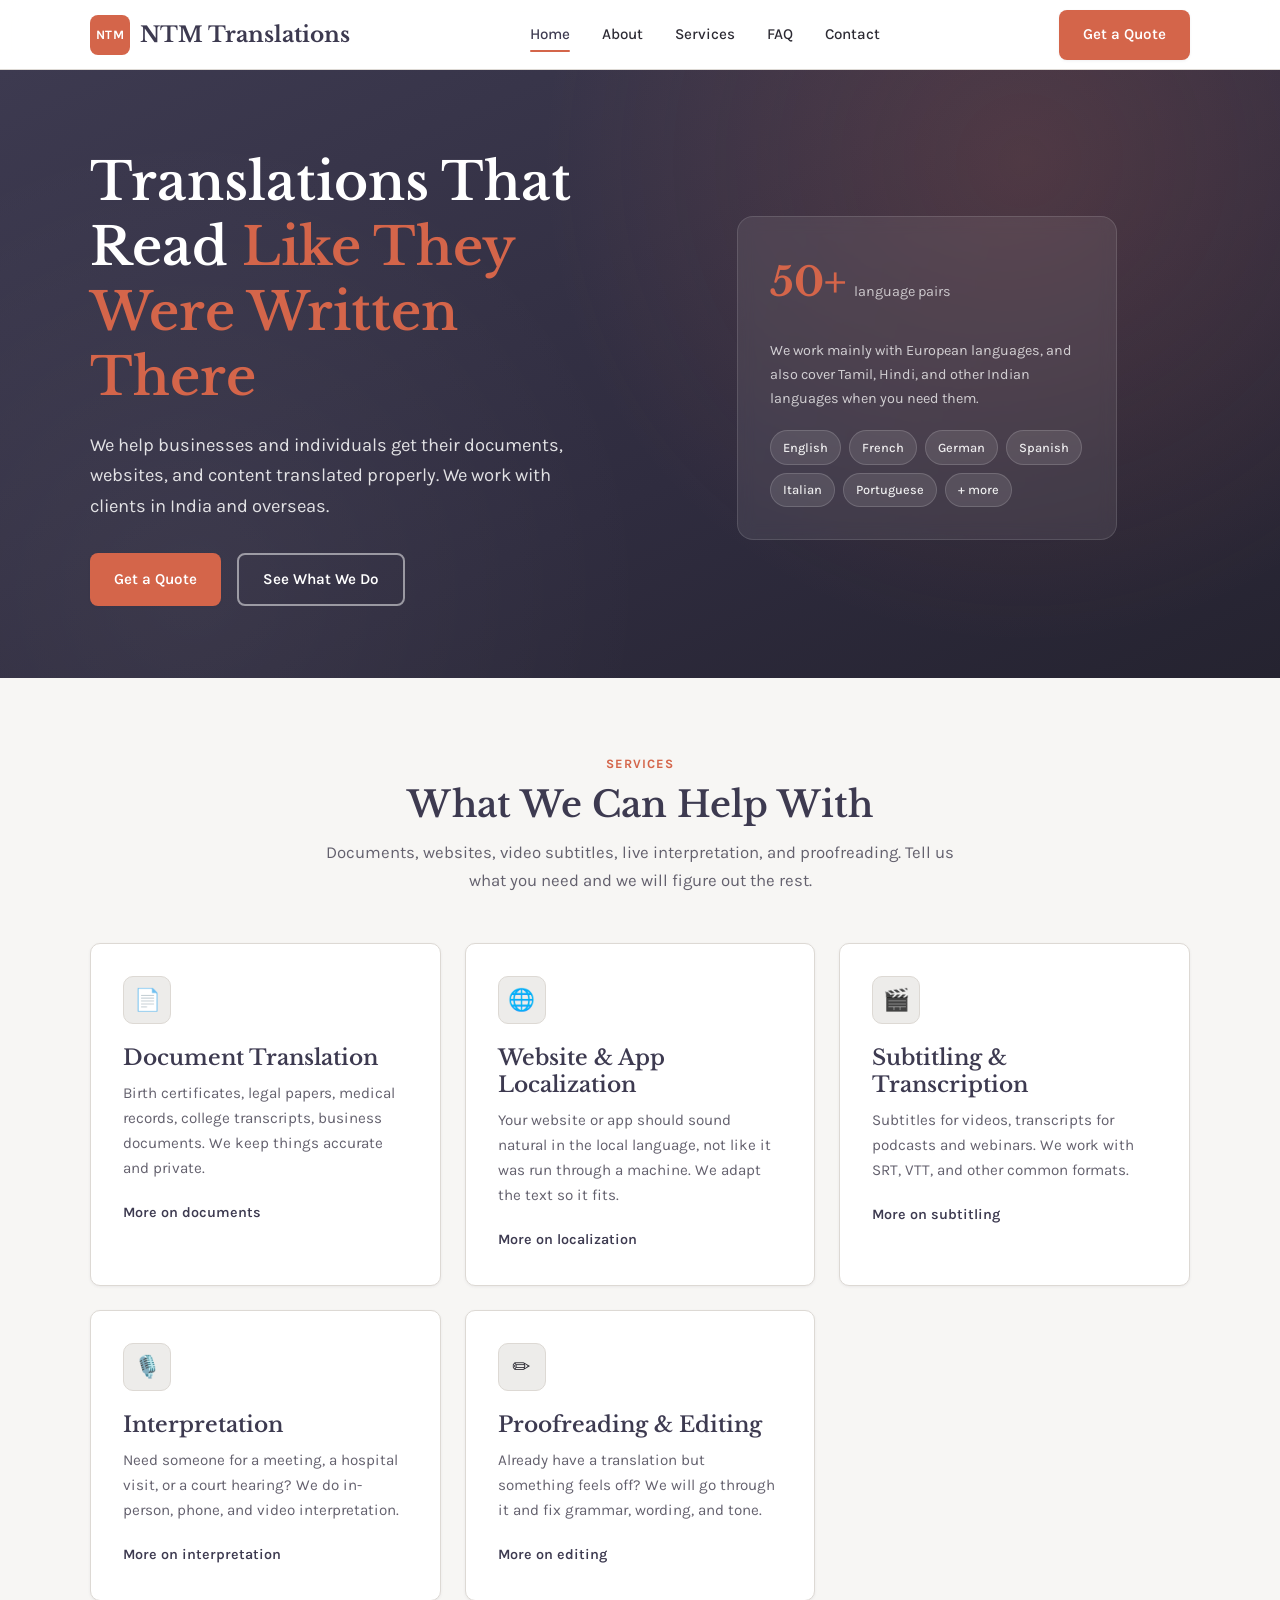
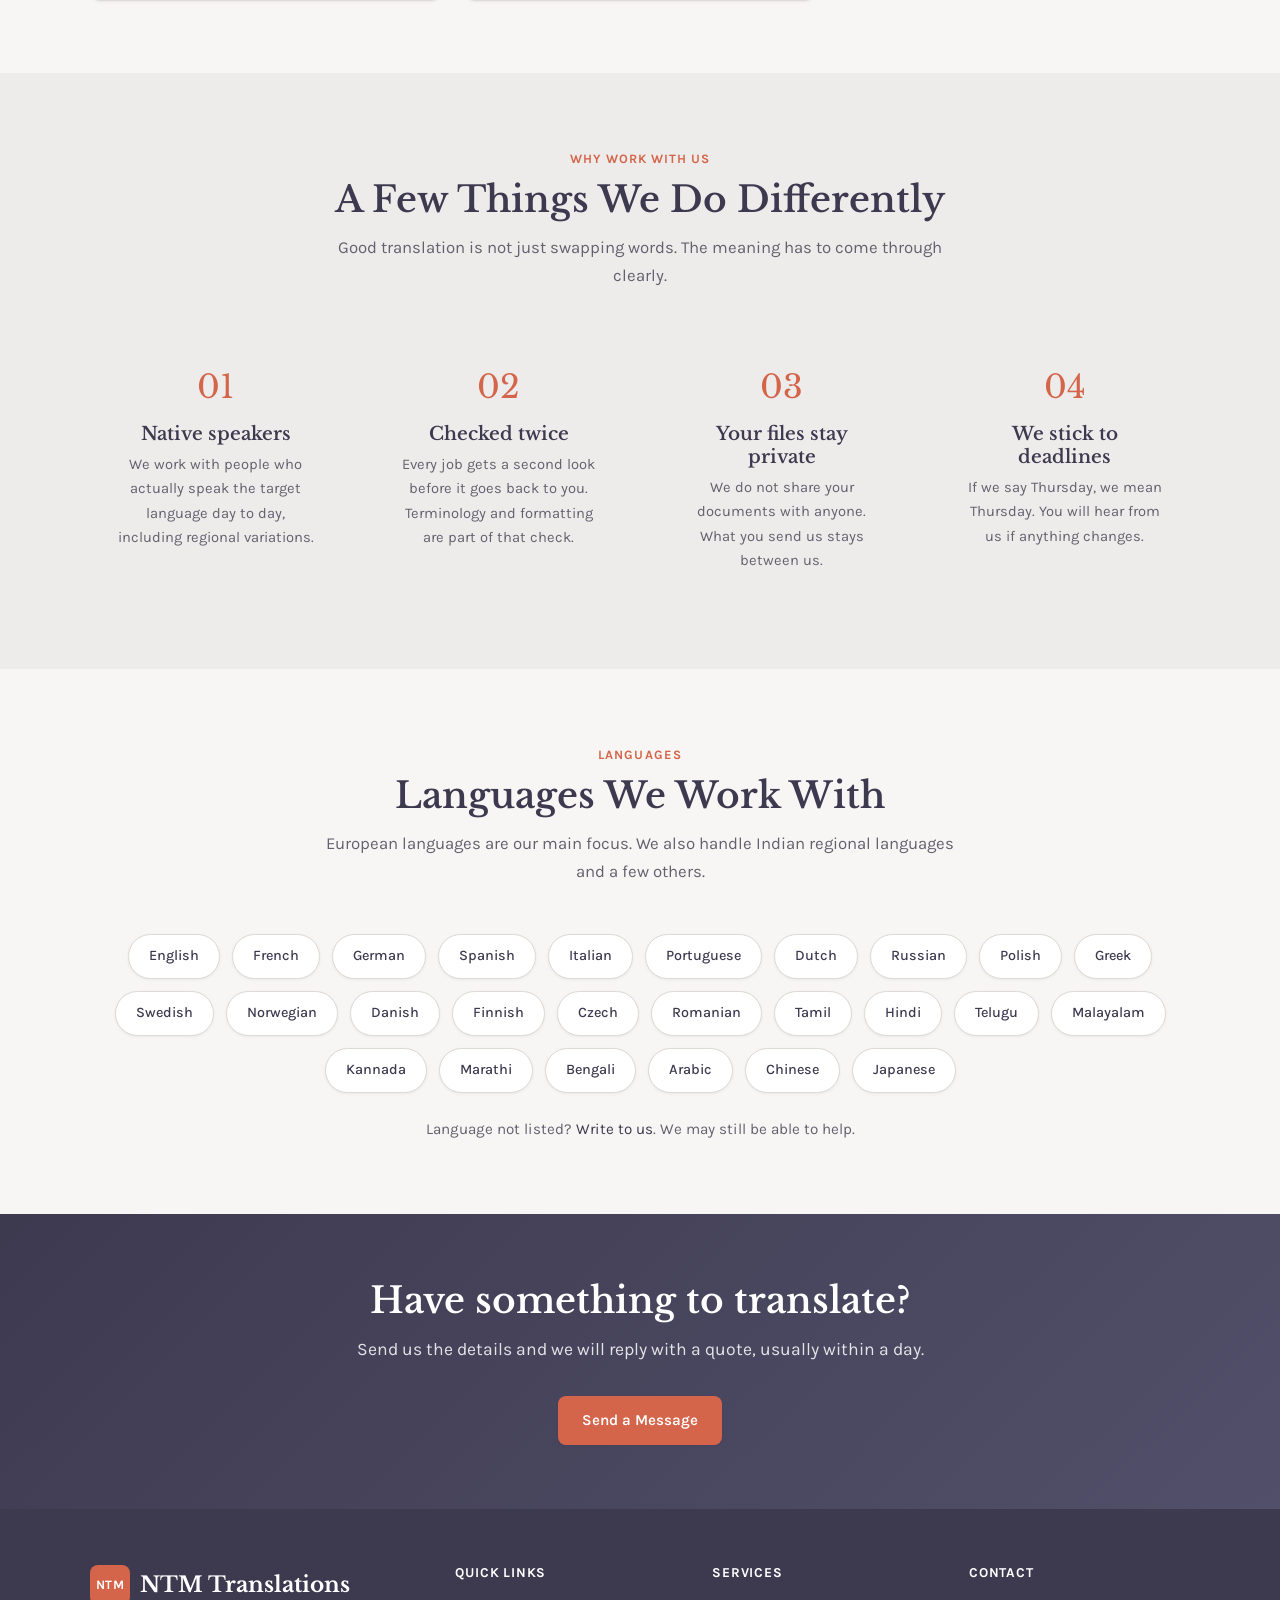
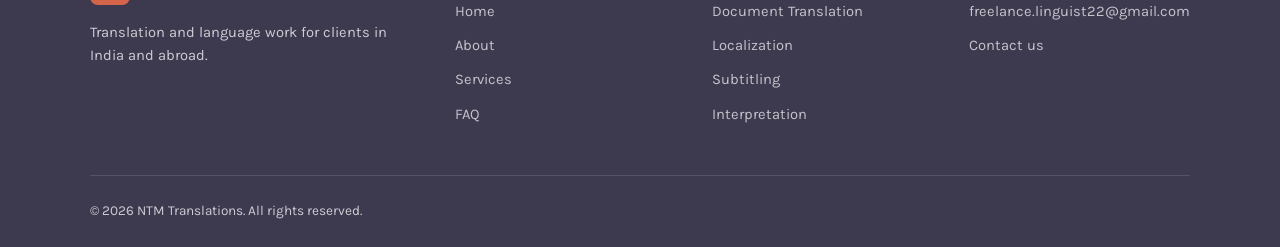
<file: index.html>
<!DOCTYPE html>
<html lang="en">
<head>
  <meta charset="UTF-8">
  <meta name="viewport" content="width=device-width, initial-scale=1.0">
  <meta name="description" content="NTM Translations offers document translation, localization, subtitling, and interpretation. European and Indian languages.">
  <title>NTM Translations | Translation Services</title>
  <link rel="preconnect" href="https://fonts.googleapis.com">
  <link rel="preconnect" href="https://fonts.gstatic.com" crossorigin>
  <link href="https://fonts.googleapis.com/css2?family=Karla:wght@400;500;600;700&family=Libre+Baskerville:wght@600;700&display=swap" rel="stylesheet">
  <link rel="stylesheet" href="css/styles.css">
</head>
<body>

  <header class="site-header">
    <div class="container header-inner">
      <a href="index.html" class="logo">
        <span class="logo-mark">NTM</span>
        NTM Translations
      </a>
      <nav class="nav-desktop" aria-label="Main navigation">
        <a href="index.html" class="active">Home</a>
        <a href="about.html">About</a>
        <a href="services.html">Services</a>
        <a href="faq.html">FAQ</a>
        <a href="contact.html">Contact</a>
      </nav>
      <a href="contact.html" class="btn btn-primary nav-desktop">Get a Quote</a>
      <button class="nav-toggle" aria-label="Open menu" aria-expanded="false">☰</button>
    </div>
    <nav class="nav-mobile" aria-label="Mobile navigation">
      <a href="index.html" class="active">Home</a>
      <a href="about.html">About</a>
      <a href="services.html">Services</a>
      <a href="faq.html">FAQ</a>
      <a href="contact.html">Contact</a>
      <a href="contact.html" class="btn btn-primary" style="margin-top: 1rem;">Get a Quote</a>
    </nav>
  </header>

  <main>
    <section class="hero">
      <div class="container hero-grid">
        <div class="hero-content">
          <h1>Translations That Read <span>Like They Were Written There</span></h1>
          <p class="hero-lead">
            We help businesses and individuals get their documents, websites, and content translated properly. We work with clients in India and overseas.
          </p>
          <div class="hero-actions">
            <a href="contact.html" class="btn btn-primary">Get a Quote</a>
            <a href="services.html" class="btn btn-outline">See What We Do</a>
          </div>
        </div>
        <div class="hero-visual">
          <div class="hero-card">
            <div class="hero-card-stat">
              <strong>50+</strong>
              <span>language pairs</span>
            </div>
            <p style="color: rgba(255,255,255,0.75); font-size: 0.9rem; margin-bottom: 1.25rem;">We work mainly with European languages, and also cover Tamil, Hindi, and other Indian languages when you need them.</p>
            <div class="hero-lang-tags">
              <span class="lang-tag">English</span>
              <span class="lang-tag">French</span>
              <span class="lang-tag">German</span>
              <span class="lang-tag">Spanish</span>
              <span class="lang-tag">Italian</span>
              <span class="lang-tag">Portuguese</span>
              <span class="lang-tag">+ more</span>
            </div>
          </div>
        </div>
      </div>
    </section>

    <section>
      <div class="container">
        <div class="section-header">
          <span class="section-label">Services</span>
          <h2>What We Can Help With</h2>
          <p>Documents, websites, video subtitles, live interpretation, and proofreading. Tell us what you need and we will figure out the rest.</p>
        </div>
        <div class="cards-grid">
          <article class="card">
            <div class="card-icon">📄</div>
            <h3>Document Translation</h3>
            <p>Birth certificates, legal papers, medical records, college transcripts, business documents. We keep things accurate and private.</p>
            <a href="services.html#document" class="card-link">More on documents</a>
          </article>
          <article class="card">
            <div class="card-icon">🌐</div>
            <h3>Website & App Localization</h3>
            <p>Your website or app should sound natural in the local language, not like it was run through a machine. We adapt the text so it fits.</p>
            <a href="services.html#localization" class="card-link">More on localization</a>
          </article>
          <article class="card">
            <div class="card-icon">🎬</div>
            <h3>Subtitling & Transcription</h3>
            <p>Subtitles for videos, transcripts for podcasts and webinars. We work with SRT, VTT, and other common formats.</p>
            <a href="services.html#subtitling" class="card-link">More on subtitling</a>
          </article>
          <article class="card">
            <div class="card-icon">🎙️</div>
            <h3>Interpretation</h3>
            <p>Need someone for a meeting, a hospital visit, or a court hearing? We do in-person, phone, and video interpretation.</p>
            <a href="services.html#interpretation" class="card-link">More on interpretation</a>
          </article>
          <article class="card">
            <div class="card-icon">✏️</div>
            <h3>Proofreading & Editing</h3>
            <p>Already have a translation but something feels off? We will go through it and fix grammar, wording, and tone.</p>
            <a href="services.html#proofreading" class="card-link">More on editing</a>
          </article>
        </div>
      </div>
    </section>

    <section class="bg-alt">
      <div class="container">
        <div class="section-header">
          <span class="section-label">Why work with us</span>
          <h2>A Few Things We Do Differently</h2>
          <p>Good translation is not just swapping words. The meaning has to come through clearly.</p>
        </div>
        <div class="features-grid">
          <div class="feature-item">
            <div class="feature-number">01</div>
            <h3>Native speakers</h3>
            <p>We work with people who actually speak the target language day to day, including regional variations.</p>
          </div>
          <div class="feature-item">
            <div class="feature-number">02</div>
            <h3>Checked twice</h3>
            <p>Every job gets a second look before it goes back to you. Terminology and formatting are part of that check.</p>
          </div>
          <div class="feature-item">
            <div class="feature-number">03</div>
            <h3>Your files stay private</h3>
            <p>We do not share your documents with anyone. What you send us stays between us.</p>
          </div>
          <div class="feature-item">
            <div class="feature-number">04</div>
            <h3>We stick to deadlines</h3>
            <p>If we say Thursday, we mean Thursday. You will hear from us if anything changes.</p>
          </div>
        </div>
      </div>
    </section>

    <section>
      <div class="container">
        <div class="section-header">
          <span class="section-label">Languages</span>
          <h2>Languages We Work With</h2>
          <p>European languages are our main focus. We also handle Indian regional languages and a few others.</p>
        </div>
        <div class="languages-grid">
          <span class="language-pill">English</span>
          <span class="language-pill">French</span>
          <span class="language-pill">German</span>
          <span class="language-pill">Spanish</span>
          <span class="language-pill">Italian</span>
          <span class="language-pill">Portuguese</span>
          <span class="language-pill">Dutch</span>
          <span class="language-pill">Russian</span>
          <span class="language-pill">Polish</span>
          <span class="language-pill">Greek</span>
          <span class="language-pill">Swedish</span>
          <span class="language-pill">Norwegian</span>
          <span class="language-pill">Danish</span>
          <span class="language-pill">Finnish</span>
          <span class="language-pill">Czech</span>
          <span class="language-pill">Romanian</span>
          <span class="language-pill">Tamil</span>
          <span class="language-pill">Hindi</span>
          <span class="language-pill">Telugu</span>
          <span class="language-pill">Malayalam</span>
          <span class="language-pill">Kannada</span>
          <span class="language-pill">Marathi</span>
          <span class="language-pill">Bengali</span>
          <span class="language-pill">Arabic</span>
          <span class="language-pill">Chinese</span>
          <span class="language-pill">Japanese</span>
        </div>
        <p style="text-align: center; margin-top: 1.5rem; color: var(--color-text-muted); font-size: 0.95rem;">Language not listed? <a href="contact.html">Write to us</a>. We may still be able to help.</p>
      </div>
    </section>

    <section class="cta-band">
      <div class="container">
        <h2>Have something to translate?</h2>
        <p>Send us the details and we will reply with a quote, usually within a day.</p>
        <a href="contact.html" class="btn btn-primary">Send a Message</a>
      </div>
    </section>
  </main>

  <footer class="site-footer">
    <div class="container">
      <div class="footer-grid">
        <div class="footer-brand">
          <a href="index.html" class="logo">
            <span class="logo-mark">NTM</span>
            NTM Translations
          </a>
          <p>Translation and language work for clients in India and abroad.</p>
        </div>
        <div class="footer-col">
          <h4>Quick Links</h4>
          <ul>
            <li><a href="index.html">Home</a></li>
            <li><a href="about.html">About</a></li>
            <li><a href="services.html">Services</a></li>
            <li><a href="faq.html">FAQ</a></li>
          </ul>
        </div>
        <div class="footer-col">
          <h4>Services</h4>
          <ul>
            <li><a href="services.html#document">Document Translation</a></li>
            <li><a href="services.html#localization">Localization</a></li>
            <li><a href="services.html#subtitling">Subtitling</a></li>
            <li><a href="services.html#interpretation">Interpretation</a></li>
          </ul>
        </div>
        <div class="footer-col">
          <h4>Contact</h4>
          <ul>
            <li><a href="mailto:freelance.linguist22@gmail.com">freelance.linguist22@gmail.com</a></li>
            <li><a href="contact.html">Contact us</a></li>
          </ul>
        </div>
      </div>
      <div class="footer-bottom">
        <span>© 2026 NTM Translations. All rights reserved.</span>
      </div>
    </div>
  </footer>

  <script src="js/main.js"></script>
</body>
</html>
</file>
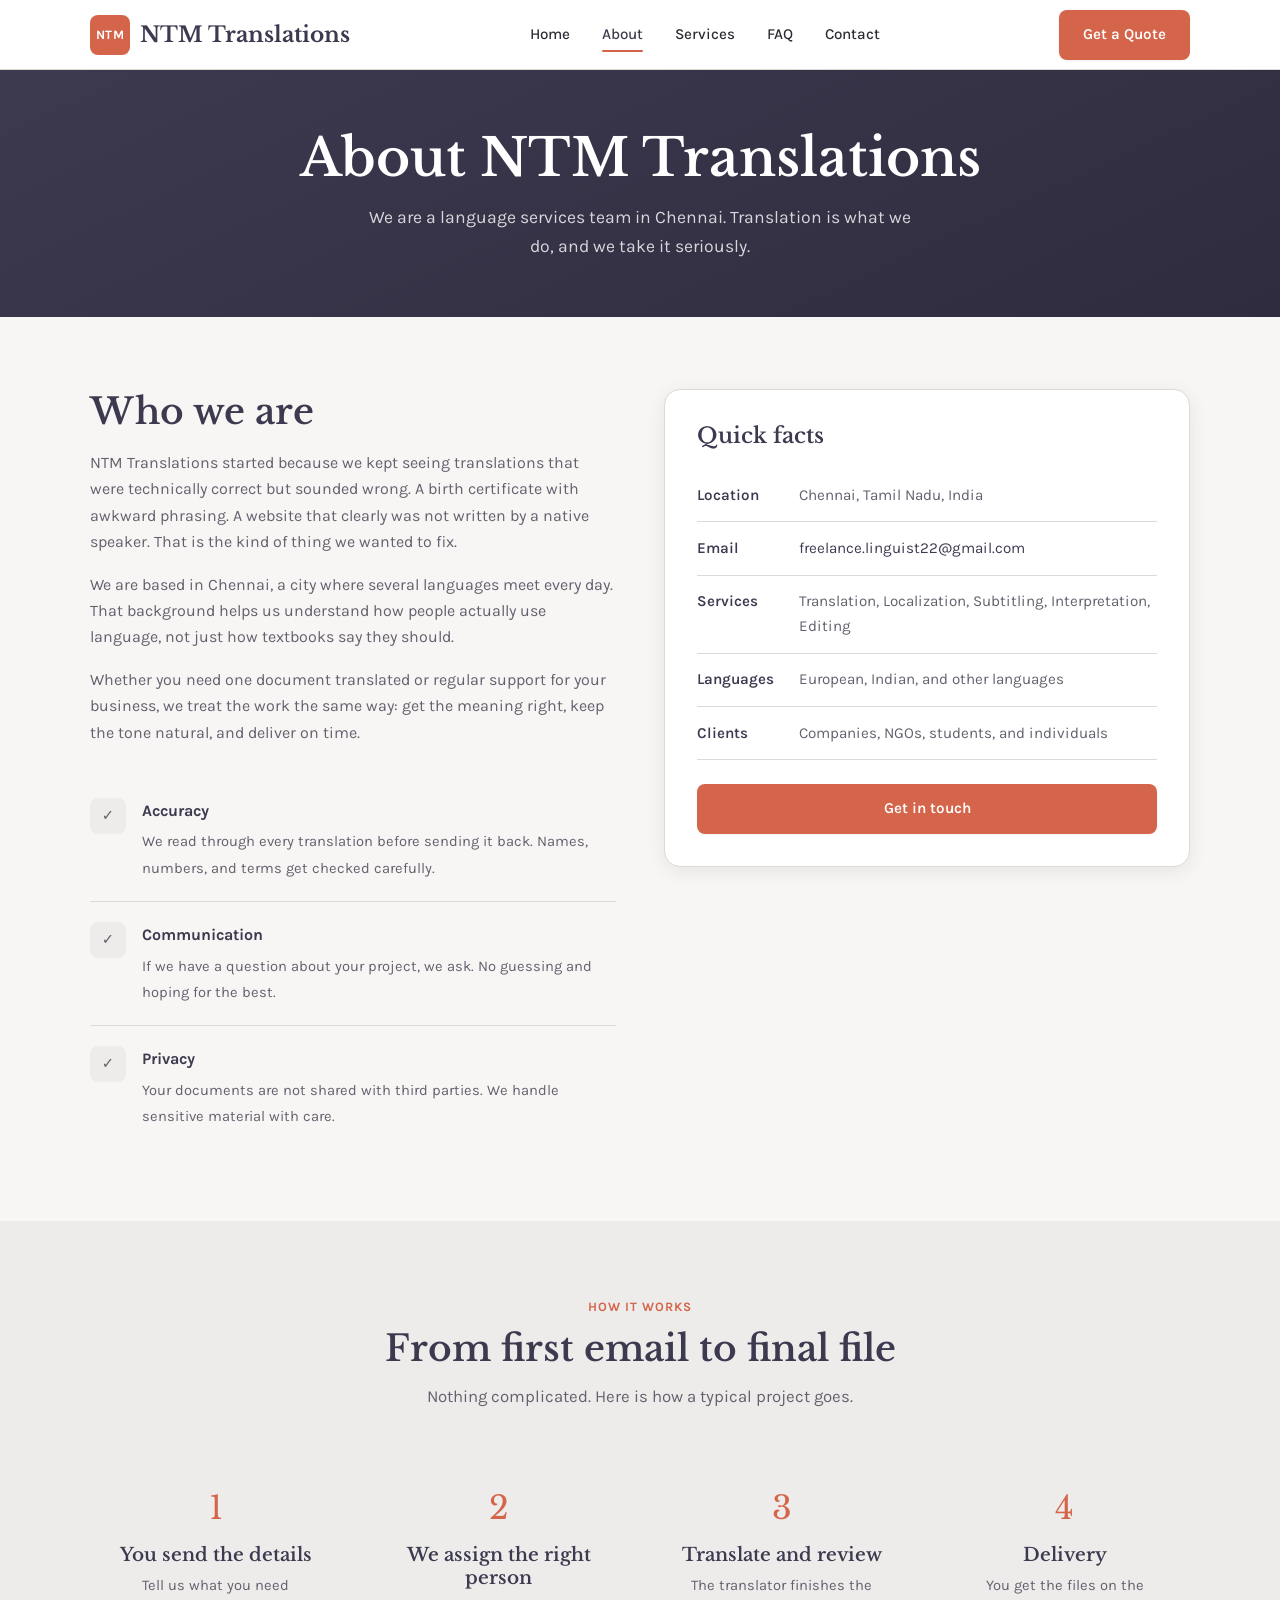
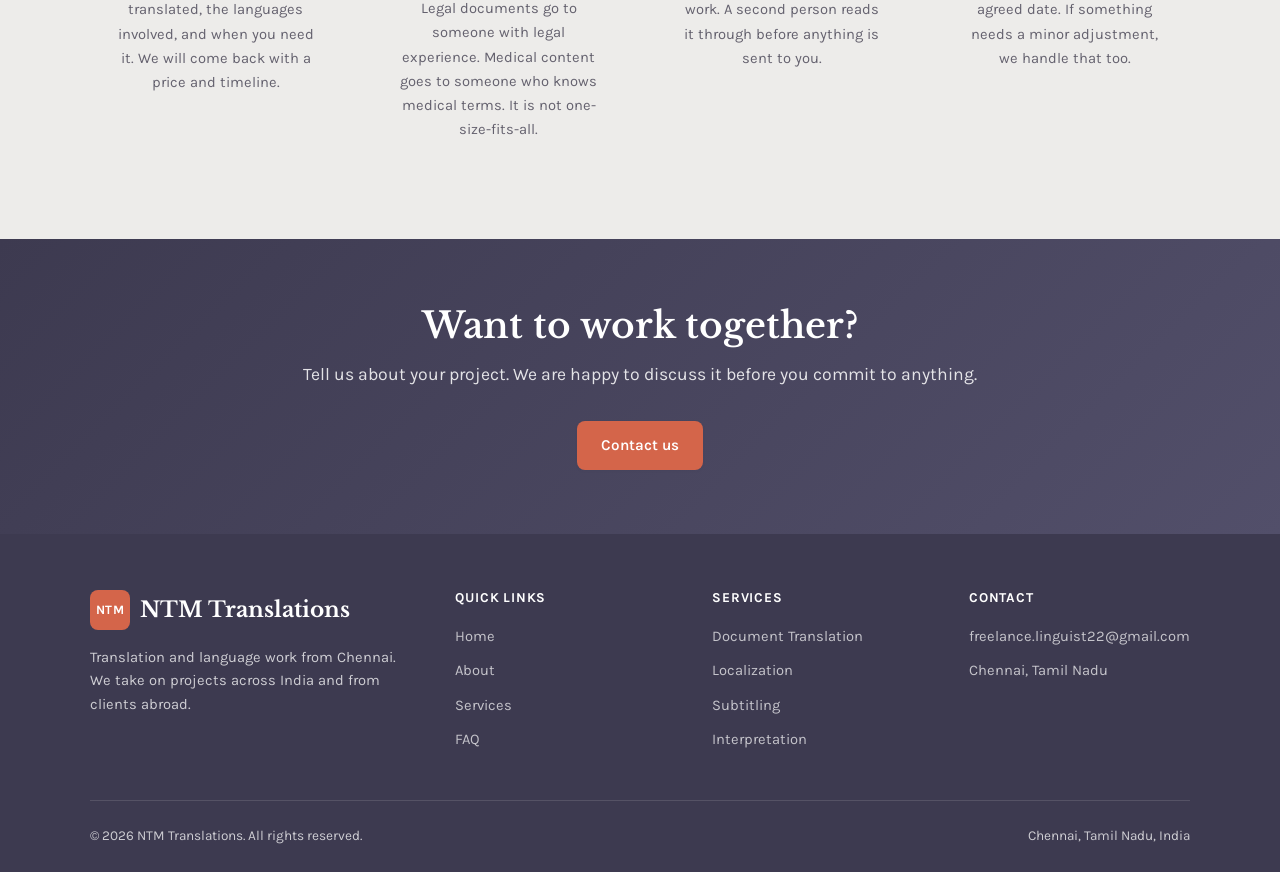
<file: about.html>
<!DOCTYPE html>
<html lang="en">
<head>
  <meta charset="UTF-8">
  <meta name="viewport" content="width=device-width, initial-scale=1.0">
  <meta name="description" content="About NTM Translations, a Chennai-based team offering translation, localization, and interpretation services.">
  <title>About Us | NTM Translations</title>
  <link rel="preconnect" href="https://fonts.googleapis.com">
  <link rel="preconnect" href="https://fonts.gstatic.com" crossorigin>
  <link href="https://fonts.googleapis.com/css2?family=Karla:wght@400;500;600;700&family=Libre+Baskerville:wght@600;700&display=swap" rel="stylesheet">
  <link rel="stylesheet" href="css/styles.css">
</head>
<body>

  <header class="site-header">
    <div class="container header-inner">
      <a href="index.html" class="logo">
        <span class="logo-mark">NTM</span>
        NTM Translations
      </a>
      <nav class="nav-desktop" aria-label="Main navigation">
        <a href="index.html">Home</a>
        <a href="about.html" class="active">About</a>
        <a href="services.html">Services</a>
        <a href="faq.html">FAQ</a>
        <a href="contact.html">Contact</a>
      </nav>
      <a href="contact.html" class="btn btn-primary nav-desktop">Get a Quote</a>
      <button class="nav-toggle" aria-label="Open menu" aria-expanded="false">☰</button>
    </div>
    <nav class="nav-mobile" aria-label="Mobile navigation">
      <a href="index.html">Home</a>
      <a href="about.html" class="active">About</a>
      <a href="services.html">Services</a>
      <a href="faq.html">FAQ</a>
      <a href="contact.html">Contact</a>
      <a href="contact.html" class="btn btn-primary" style="margin-top: 1rem;">Get a Quote</a>
    </nav>
  </header>

  <main>
    <section class="page-hero">
      <div class="container">
        <h1>About NTM Translations</h1>
        <p>We are a language services team in Chennai. Translation is what we do, and we take it seriously.</p>
      </div>
    </section>

    <section>
      <div class="container about-grid">
        <div class="about-content">
          <h2>Who we are</h2>
          <p>
            NTM Translations started because we kept seeing translations that were technically correct but sounded wrong. A birth certificate with awkward phrasing. A website that clearly was not written by a native speaker. That is the kind of thing we wanted to fix.
          </p>
          <p>
            We are based in Chennai, a city where several languages meet every day. That background helps us understand how people actually use language, not just how textbooks say they should.
          </p>
          <p>
            Whether you need one document translated or regular support for your business, we treat the work the same way: get the meaning right, keep the tone natural, and deliver on time.
          </p>

          <ul class="values-list">
            <li>
              <span class="value-icon">✓</span>
              <div>
                <strong>Accuracy</strong>
                <span>We read through every translation before sending it back. Names, numbers, and terms get checked carefully.</span>
              </div>
            </li>
            <li>
              <span class="value-icon">✓</span>
              <div>
                <strong>Communication</strong>
                <span>If we have a question about your project, we ask. No guessing and hoping for the best.</span>
              </div>
            </li>
            <li>
              <span class="value-icon">✓</span>
              <div>
                <strong>Privacy</strong>
                <span>Your documents are not shared with third parties. We handle sensitive material with care.</span>
              </div>
            </li>
          </ul>
        </div>

        <aside class="about-sidebar">
          <h3>Quick facts</h3>
          <div class="detail-row">
            <span class="label">Location</span>
            <span class="value">Chennai, Tamil Nadu, India</span>
          </div>
          <div class="detail-row">
            <span class="label">Email</span>
            <span class="value"><a href="mailto:freelance.linguist22@gmail.com">freelance.linguist22@gmail.com</a></span>
          </div>
          <div class="detail-row">
            <span class="label">Services</span>
            <span class="value">Translation, Localization, Subtitling, Interpretation, Editing</span>
          </div>
          <div class="detail-row">
            <span class="label">Languages</span>
            <span class="value">European, Indian, and other languages</span>
          </div>
          <div class="detail-row">
            <span class="label">Clients</span>
            <span class="value">Companies, NGOs, students, and individuals</span>
          </div>
          <a href="contact.html" class="btn btn-primary" style="width: 100%; margin-top: 1.5rem;">Get in touch</a>
        </aside>
      </div>
    </section>

    <section class="bg-alt">
      <div class="container">
        <div class="section-header">
          <span class="section-label">How it works</span>
          <h2>From first email to final file</h2>
          <p>Nothing complicated. Here is how a typical project goes.</p>
        </div>
        <div class="features-grid">
          <div class="feature-item">
            <div class="feature-number">1</div>
            <h3>You send the details</h3>
            <p>Tell us what you need translated, the languages involved, and when you need it. We will come back with a price and timeline.</p>
          </div>
          <div class="feature-item">
            <div class="feature-number">2</div>
            <h3>We assign the right person</h3>
            <p>Legal documents go to someone with legal experience. Medical content goes to someone who knows medical terms. It is not one-size-fits-all.</p>
          </div>
          <div class="feature-item">
            <div class="feature-number">3</div>
            <h3>Translate and review</h3>
            <p>The translator finishes the work. A second person reads it through before anything is sent to you.</p>
          </div>
          <div class="feature-item">
            <div class="feature-number">4</div>
            <h3>Delivery</h3>
            <p>You get the files on the agreed date. If something needs a minor adjustment, we handle that too.</p>
          </div>
        </div>
      </div>
    </section>

    <section class="cta-band">
      <div class="container">
        <h2>Want to work together?</h2>
        <p>Tell us about your project. We are happy to discuss it before you commit to anything.</p>
        <a href="contact.html" class="btn btn-primary">Contact us</a>
      </div>
    </section>
  </main>

  <footer class="site-footer">
    <div class="container">
      <div class="footer-grid">
        <div class="footer-brand">
          <a href="index.html" class="logo">
            <span class="logo-mark">NTM</span>
            NTM Translations
          </a>
          <p>Translation and language work from Chennai. We take on projects across India and from clients abroad.</p>
        </div>
        <div class="footer-col">
          <h4>Quick Links</h4>
          <ul>
            <li><a href="index.html">Home</a></li>
            <li><a href="about.html">About</a></li>
            <li><a href="services.html">Services</a></li>
            <li><a href="faq.html">FAQ</a></li>
          </ul>
        </div>
        <div class="footer-col">
          <h4>Services</h4>
          <ul>
            <li><a href="services.html#document">Document Translation</a></li>
            <li><a href="services.html#localization">Localization</a></li>
            <li><a href="services.html#subtitling">Subtitling</a></li>
            <li><a href="services.html#interpretation">Interpretation</a></li>
          </ul>
        </div>
        <div class="footer-col">
          <h4>Contact</h4>
          <ul>
            <li><a href="mailto:freelance.linguist22@gmail.com">freelance.linguist22@gmail.com</a></li>
            <li><a href="contact.html">Chennai, Tamil Nadu</a></li>
          </ul>
        </div>
      </div>
      <div class="footer-bottom">
        <span>© 2026 NTM Translations. All rights reserved.</span>
        <span>Chennai, Tamil Nadu, India</span>
      </div>
    </div>
  </footer>

  <script src="js/main.js"></script>
</body>
</html>
</file>
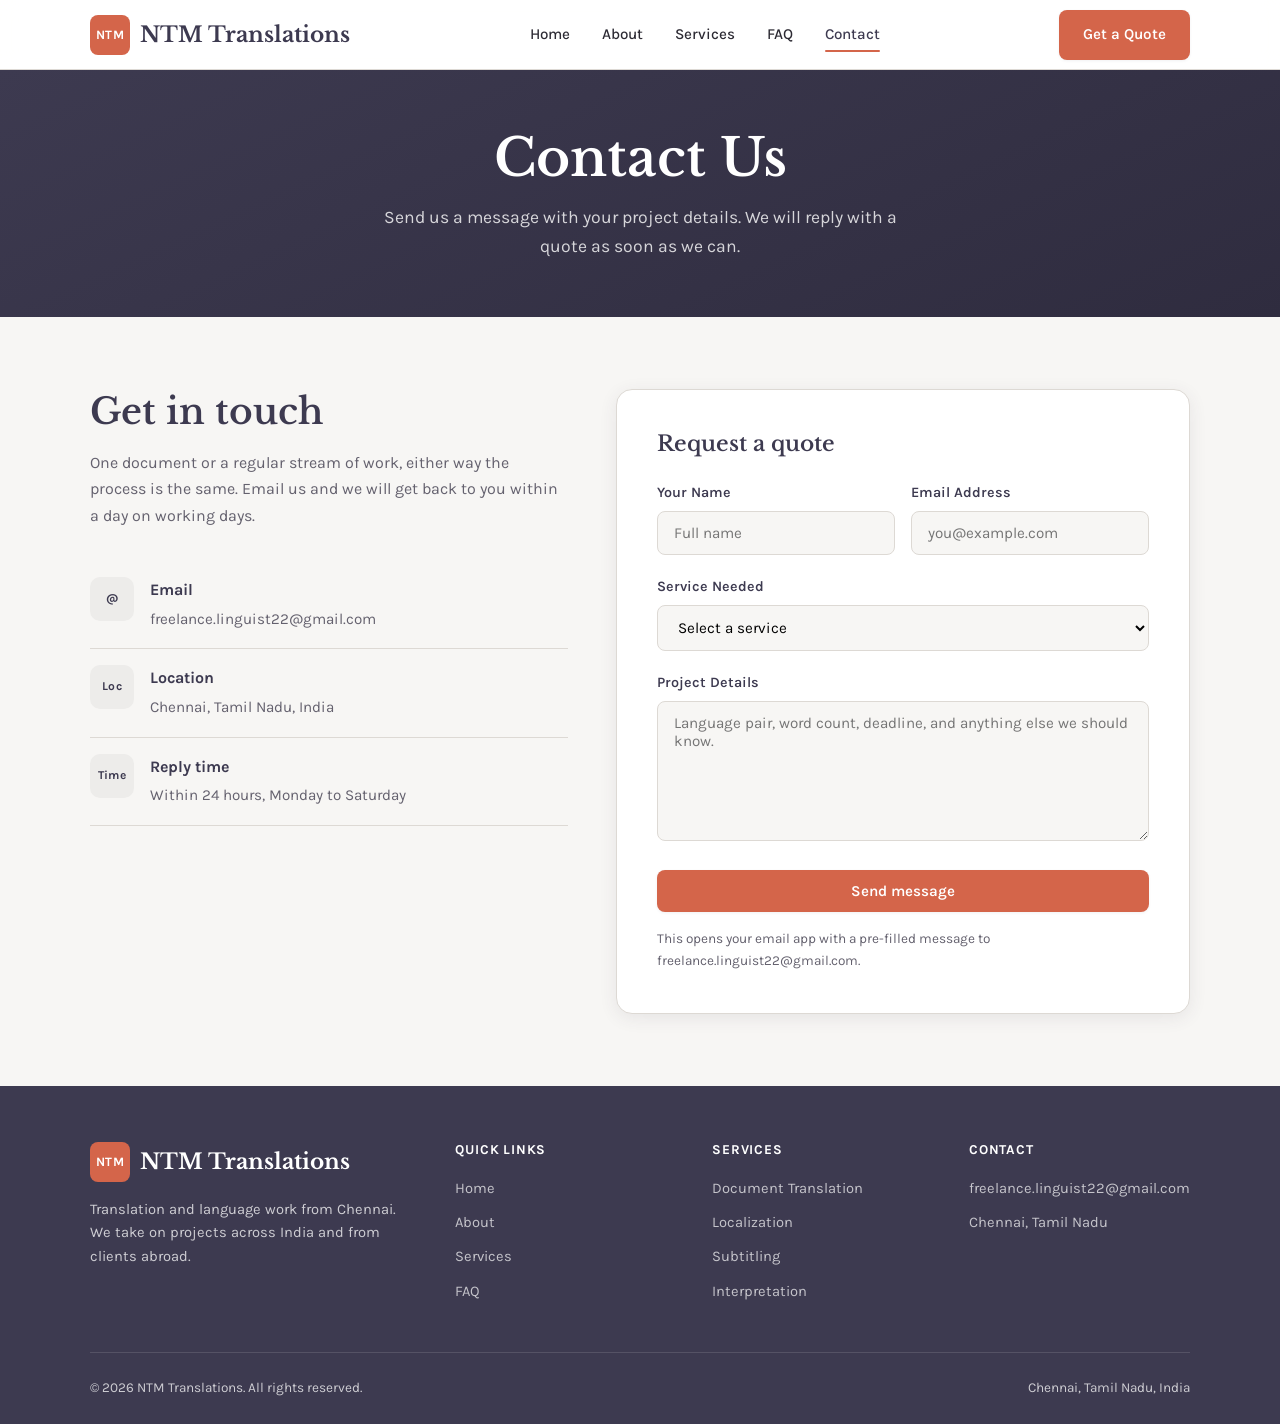
<file: contact.html>
<!DOCTYPE html>
<html lang="en">
<head>
  <meta charset="UTF-8">
  <meta name="viewport" content="width=device-width, initial-scale=1.0">
  <meta name="description" content="Contact NTM Translations in Chennai for a free translation quote. Email: freelance.linguist22@gmail.com">
  <title>Contact | NTM Translations</title>
  <link rel="preconnect" href="https://fonts.googleapis.com">
  <link rel="preconnect" href="https://fonts.gstatic.com" crossorigin>
  <link href="https://fonts.googleapis.com/css2?family=Karla:wght@400;500;600;700&family=Libre+Baskerville:wght@600;700&display=swap" rel="stylesheet">
  <link rel="stylesheet" href="css/styles.css">
</head>
<body>

  <header class="site-header">
    <div class="container header-inner">
      <a href="index.html" class="logo">
        <span class="logo-mark">NTM</span>
        NTM Translations
      </a>
      <nav class="nav-desktop" aria-label="Main navigation">
        <a href="index.html">Home</a>
        <a href="about.html">About</a>
        <a href="services.html">Services</a>
        <a href="faq.html">FAQ</a>
        <a href="contact.html" class="active">Contact</a>
      </nav>
      <a href="contact.html" class="btn btn-primary nav-desktop">Get a Quote</a>
      <button class="nav-toggle" aria-label="Open menu" aria-expanded="false">☰</button>
    </div>
    <nav class="nav-mobile" aria-label="Mobile navigation">
      <a href="index.html">Home</a>
      <a href="about.html">About</a>
      <a href="services.html">Services</a>
      <a href="faq.html">FAQ</a>
      <a href="contact.html" class="active">Contact</a>
      <a href="contact.html" class="btn btn-primary" style="margin-top: 1rem;">Get a Quote</a>
    </nav>
  </header>

  <main>
    <section class="page-hero">
      <div class="container">
        <h1>Contact Us</h1>
        <p>Send us a message with your project details. We will reply with a quote as soon as we can.</p>
      </div>
    </section>

    <section>
      <div class="container contact-grid">
        <div class="contact-info">
          <h2>Get in touch</h2>
          <p>
            One document or a regular stream of work, either way the process is the same. Email us and we will get back to you within a day on working days.
          </p>

          <ul class="contact-details">
            <li>
              <span class="icon">@</span>
              <div>
                <strong>Email</strong>
                <a href="mailto:freelance.linguist22@gmail.com">freelance.linguist22@gmail.com</a>
              </div>
            </li>
            <li>
              <span class="icon">Loc</span>
              <div>
                <strong>Location</strong>
                <span>Chennai, Tamil Nadu, India</span>
              </div>
            </li>
            <li>
              <span class="icon">Time</span>
              <div>
                <strong>Reply time</strong>
                <span>Within 24 hours, Monday to Saturday</span>
              </div>
            </li>
          </ul>
        </div>

        <div class="contact-form-wrap">
          <h3>Request a quote</h3>
          <form id="contact-form">
            <div class="form-row">
              <div class="form-group">
                <label for="name">Your Name</label>
                <input type="text" id="name" name="name" required placeholder="Full name">
              </div>
              <div class="form-group">
                <label for="email">Email Address</label>
                <input type="email" id="email" name="email" required placeholder="you@example.com">
              </div>
            </div>
            <div class="form-group">
              <label for="service">Service Needed</label>
              <select id="service" name="service" required>
                <option value="">Select a service</option>
                <option value="Document Translation">Document Translation</option>
                <option value="Website & App Localization">Website & App Localization</option>
                <option value="Subtitling & Transcription">Subtitling & Transcription</option>
                <option value="Interpretation">Interpretation</option>
                <option value="Proofreading & Editing">Proofreading & Editing</option>
                <option value="Other">Other</option>
              </select>
            </div>
            <div class="form-group">
              <label for="message">Project Details</label>
              <textarea id="message" name="message" required placeholder="Language pair, word count, deadline, and anything else we should know."></textarea>
            </div>
            <button type="submit" class="btn btn-primary" style="width: 100%;">Send message</button>
            <p class="form-note">This opens your email app with a pre-filled message to freelance.linguist22@gmail.com.</p>
          </form>
        </div>
      </div>
    </section>
  </main>

  <footer class="site-footer">
    <div class="container">
      <div class="footer-grid">
        <div class="footer-brand">
          <a href="index.html" class="logo">
            <span class="logo-mark">NTM</span>
            NTM Translations
          </a>
          <p>Translation and language work from Chennai. We take on projects across India and from clients abroad.</p>
        </div>
        <div class="footer-col">
          <h4>Quick Links</h4>
          <ul>
            <li><a href="index.html">Home</a></li>
            <li><a href="about.html">About</a></li>
            <li><a href="services.html">Services</a></li>
            <li><a href="faq.html">FAQ</a></li>
          </ul>
        </div>
        <div class="footer-col">
          <h4>Services</h4>
          <ul>
            <li><a href="services.html#document">Document Translation</a></li>
            <li><a href="services.html#localization">Localization</a></li>
            <li><a href="services.html#subtitling">Subtitling</a></li>
            <li><a href="services.html#interpretation">Interpretation</a></li>
          </ul>
        </div>
        <div class="footer-col">
          <h4>Contact</h4>
          <ul>
            <li><a href="mailto:freelance.linguist22@gmail.com">freelance.linguist22@gmail.com</a></li>
            <li><a href="contact.html">Chennai, Tamil Nadu</a></li>
          </ul>
        </div>
      </div>
      <div class="footer-bottom">
        <span>© 2026 NTM Translations. All rights reserved.</span>
        <span>Chennai, Tamil Nadu, India</span>
      </div>
    </div>
  </footer>

  <script src="js/main.js"></script>
</body>
</html>
</file>
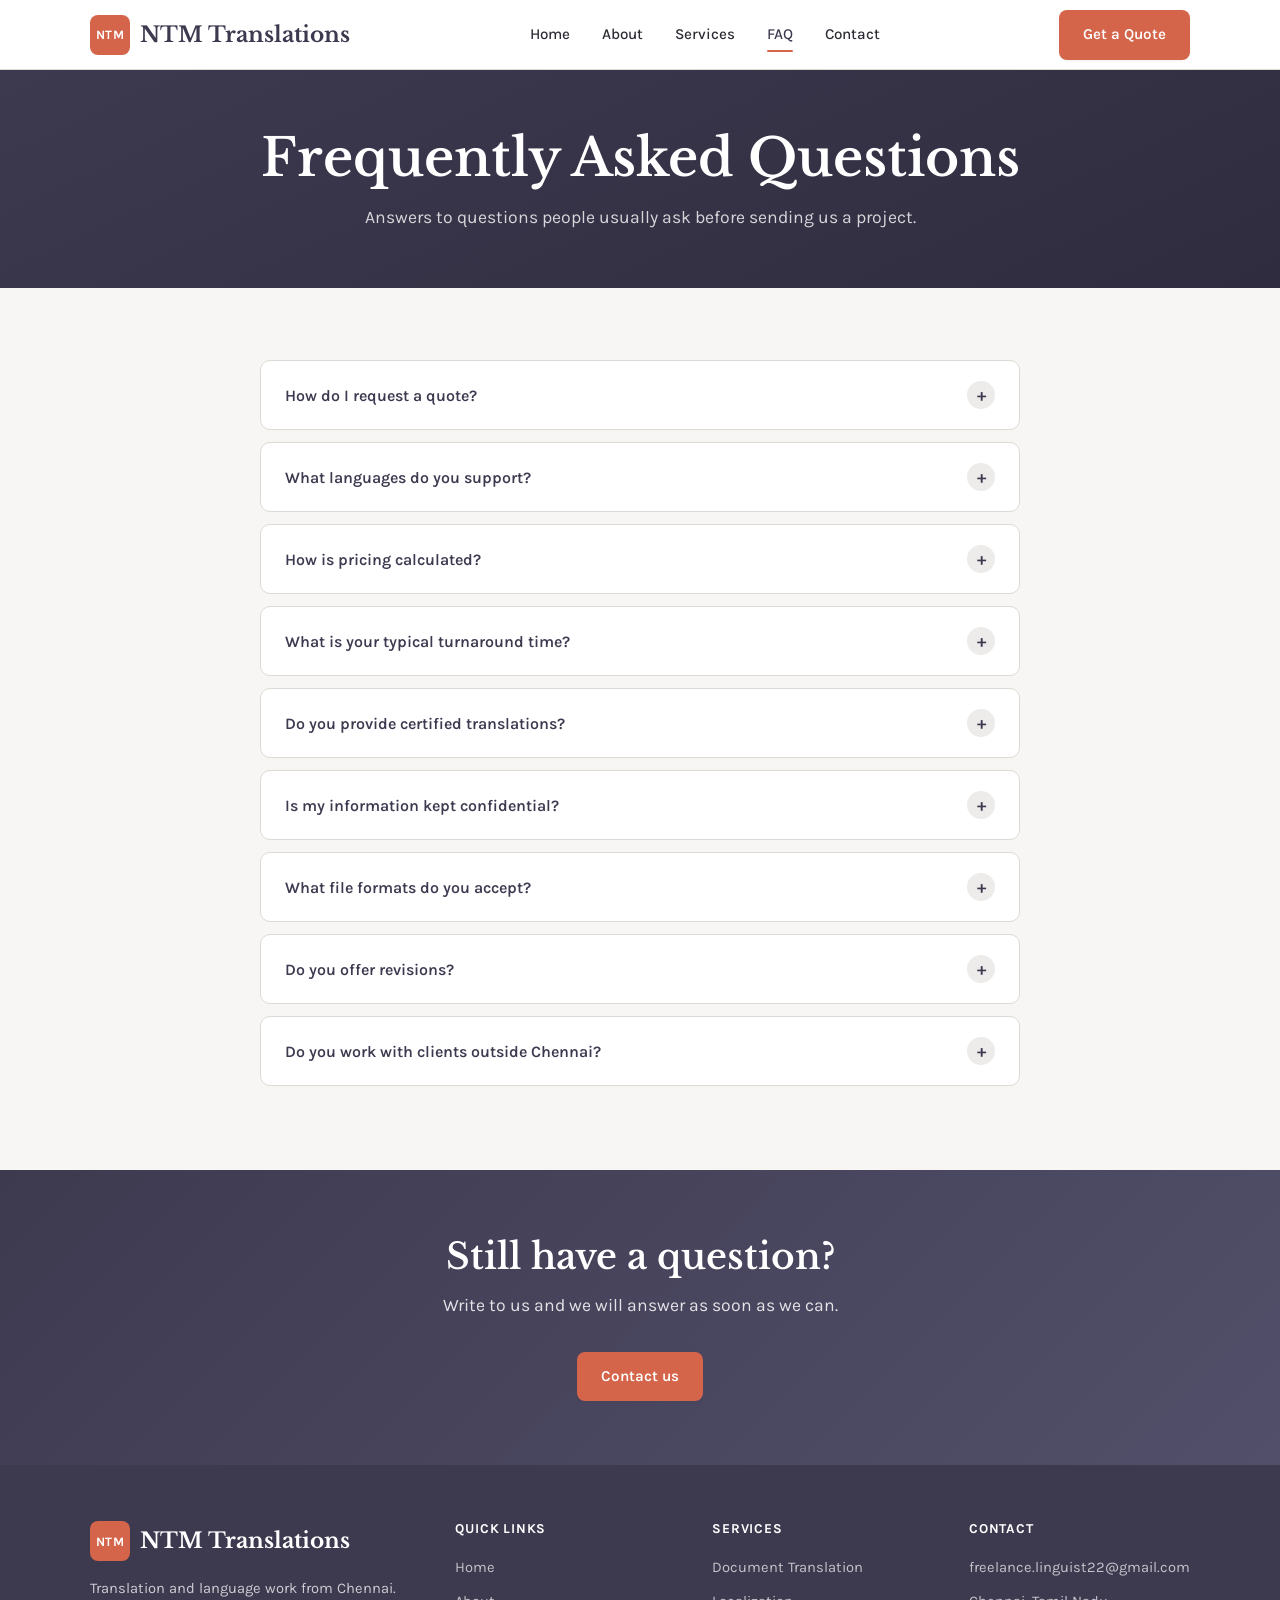
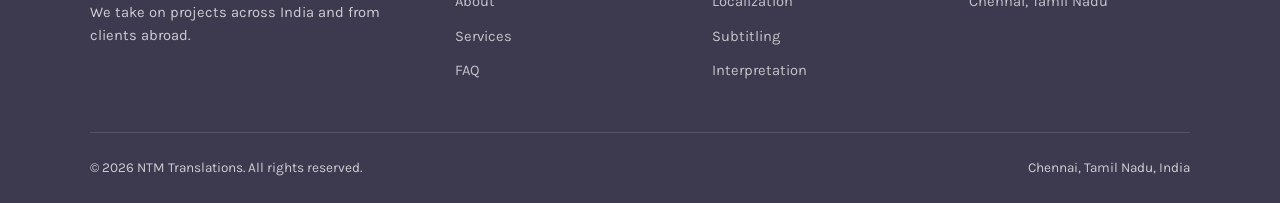
<file: faq.html>
<!DOCTYPE html>
<html lang="en">
<head>
  <meta charset="UTF-8">
  <meta name="viewport" content="width=device-width, initial-scale=1.0">
  <meta name="description" content="Common questions about NTM Translations: pricing, turnaround, certified documents, and confidentiality.">
  <title>FAQ | NTM Translations</title>
  <link rel="preconnect" href="https://fonts.googleapis.com">
  <link rel="preconnect" href="https://fonts.gstatic.com" crossorigin>
  <link href="https://fonts.googleapis.com/css2?family=Karla:wght@400;500;600;700&family=Libre+Baskerville:wght@600;700&display=swap" rel="stylesheet">
  <link rel="stylesheet" href="css/styles.css">
</head>
<body>

  <header class="site-header">
    <div class="container header-inner">
      <a href="index.html" class="logo">
        <span class="logo-mark">NTM</span>
        NTM Translations
      </a>
      <nav class="nav-desktop" aria-label="Main navigation">
        <a href="index.html">Home</a>
        <a href="about.html">About</a>
        <a href="services.html">Services</a>
        <a href="faq.html" class="active">FAQ</a>
        <a href="contact.html">Contact</a>
      </nav>
      <a href="contact.html" class="btn btn-primary nav-desktop">Get a Quote</a>
      <button class="nav-toggle" aria-label="Open menu" aria-expanded="false">☰</button>
    </div>
    <nav class="nav-mobile" aria-label="Mobile navigation">
      <a href="index.html">Home</a>
      <a href="about.html">About</a>
      <a href="services.html">Services</a>
      <a href="faq.html" class="active">FAQ</a>
      <a href="contact.html">Contact</a>
      <a href="contact.html" class="btn btn-primary" style="margin-top: 1rem;">Get a Quote</a>
    </nav>
  </header>

  <main>
    <section class="page-hero">
      <div class="container">
        <h1>Frequently Asked Questions</h1>
        <p>Answers to questions people usually ask before sending us a project.</p>
      </div>
    </section>

    <section>
      <div class="container">
        <div class="faq-list">
          <div class="faq-item">
            <button class="faq-question" aria-expanded="false">
              How do I request a quote?
              <span class="faq-icon">+</span>
            </button>
            <div class="faq-answer">
              <div class="faq-answer-inner">
                Send an email to <a href="mailto:freelance.linguist22@gmail.com">freelance.linguist22@gmail.com</a> or use the form on our contact page. Include the languages involved, what type of content it is, roughly how long it is, and when you need it. We usually reply with a quote within a day.
              </div>
            </div>
          </div>

          <div class="faq-item">
            <button class="faq-question" aria-expanded="false">
              What languages do you support?
              <span class="faq-icon">+</span>
            </button>
            <div class="faq-answer">
              <div class="faq-answer-inner">
                Our main work is with European languages: English, French, German, Spanish, Italian, Portuguese, Dutch, Russian, Polish, and others. We also cover Indian languages like Tamil, Hindi, Telugu, Malayalam, and Kannada, plus Arabic, Chinese, and Japanese. If yours is not on the list, just ask.
              </div>
            </div>
          </div>

          <div class="faq-item">
            <button class="faq-question" aria-expanded="false">
              How is pricing calculated?
              <span class="faq-icon">+</span>
            </button>
            <div class="faq-answer">
              <div class="faq-answer-inner">
                It depends on the language pair, the subject matter, how much text there is, and how soon you need it. Documents are usually priced per word or per page. Interpretation is priced by the hour. We always send a clear quote before starting any work.
              </div>
            </div>
          </div>

          <div class="faq-item">
            <button class="faq-question" aria-expanded="false">
              What is your typical turnaround time?
              <span class="faq-icon">+</span>
            </button>
            <div class="faq-answer">
              <div class="faq-answer-inner">
                Most documents take 2 to 5 working days, depending on length. If you are in a hurry, let us know and we will see what we can do. The exact timeline goes in the quote so there are no surprises.
              </div>
            </div>
          </div>

          <div class="faq-item">
            <button class="faq-question" aria-expanded="false">
              Do you provide certified translations?
              <span class="faq-icon">+</span>
            </button>
            <div class="faq-answer">
              <div class="faq-answer-inner">
                Yes. We do certified translations for birth certificates, marriage certificates, academic records, legal papers, and similar documents. A signed statement of accuracy is included. Mention that you need certification when you write to us.
              </div>
            </div>
          </div>

          <div class="faq-item">
            <button class="faq-question" aria-expanded="false">
              Is my information kept confidential?
              <span class="faq-icon">+</span>
            </button>
            <div class="faq-answer">
              <div class="faq-answer-inner">
                Yes. Your documents, business files, and personal details are kept private. We do not pass them to anyone else without your permission.
              </div>
            </div>
          </div>

          <div class="faq-item">
            <button class="faq-question" aria-expanded="false">
              What file formats do you accept?
              <span class="faq-icon">+</span>
            </button>
            <div class="faq-answer">
              <div class="faq-answer-inner">
                We accept most common formats including PDF, Word (.docx), Excel, PowerPoint, plain text, HTML, and subtitle files (SRT, VTT). For scanned documents, please send clear, readable copies. We can discuss format preferences when delivering the final translation.
              </div>
            </div>
          </div>

          <div class="faq-item">
            <button class="faq-question" aria-expanded="false">
              Do you offer revisions?
              <span class="faq-icon">+</span>
            </button>
            <div class="faq-answer">
              <div class="faq-answer-inner">
                Yes. If something needs a minor change after delivery, we will fix it at no extra cost as long as it is reasonable. We want you to be happy with the final version.
              </div>
            </div>
          </div>

          <div class="faq-item">
            <button class="faq-question" aria-expanded="false">
              Do you work with clients outside Chennai?
              <span class="faq-icon">+</span>
            </button>
            <div class="faq-answer">
              <div class="faq-answer-inner">
                Yes. We are in Chennai but most of our work comes from other cities and countries. Everything can be done over email. On-site interpretation in Chennai is available if you need someone physically present.
              </div>
            </div>
          </div>
        </div>
      </div>
    </section>

    <section class="cta-band">
      <div class="container">
        <h2>Still have a question?</h2>
        <p>Write to us and we will answer as soon as we can.</p>
        <a href="contact.html" class="btn btn-primary">Contact us</a>
      </div>
    </section>
  </main>

  <footer class="site-footer">
    <div class="container">
      <div class="footer-grid">
        <div class="footer-brand">
          <a href="index.html" class="logo">
            <span class="logo-mark">NTM</span>
            NTM Translations
          </a>
          <p>Translation and language work from Chennai. We take on projects across India and from clients abroad.</p>
        </div>
        <div class="footer-col">
          <h4>Quick Links</h4>
          <ul>
            <li><a href="index.html">Home</a></li>
            <li><a href="about.html">About</a></li>
            <li><a href="services.html">Services</a></li>
            <li><a href="faq.html">FAQ</a></li>
          </ul>
        </div>
        <div class="footer-col">
          <h4>Services</h4>
          <ul>
            <li><a href="services.html#document">Document Translation</a></li>
            <li><a href="services.html#localization">Localization</a></li>
            <li><a href="services.html#subtitling">Subtitling</a></li>
            <li><a href="services.html#interpretation">Interpretation</a></li>
          </ul>
        </div>
        <div class="footer-col">
          <h4>Contact</h4>
          <ul>
            <li><a href="mailto:freelance.linguist22@gmail.com">freelance.linguist22@gmail.com</a></li>
            <li><a href="contact.html">Chennai, Tamil Nadu</a></li>
          </ul>
        </div>
      </div>
      <div class="footer-bottom">
        <span>© 2026 NTM Translations. All rights reserved.</span>
        <span>Chennai, Tamil Nadu, India</span>
      </div>
    </div>
  </footer>

  <script src="js/main.js"></script>
</body>
</html>
</file>
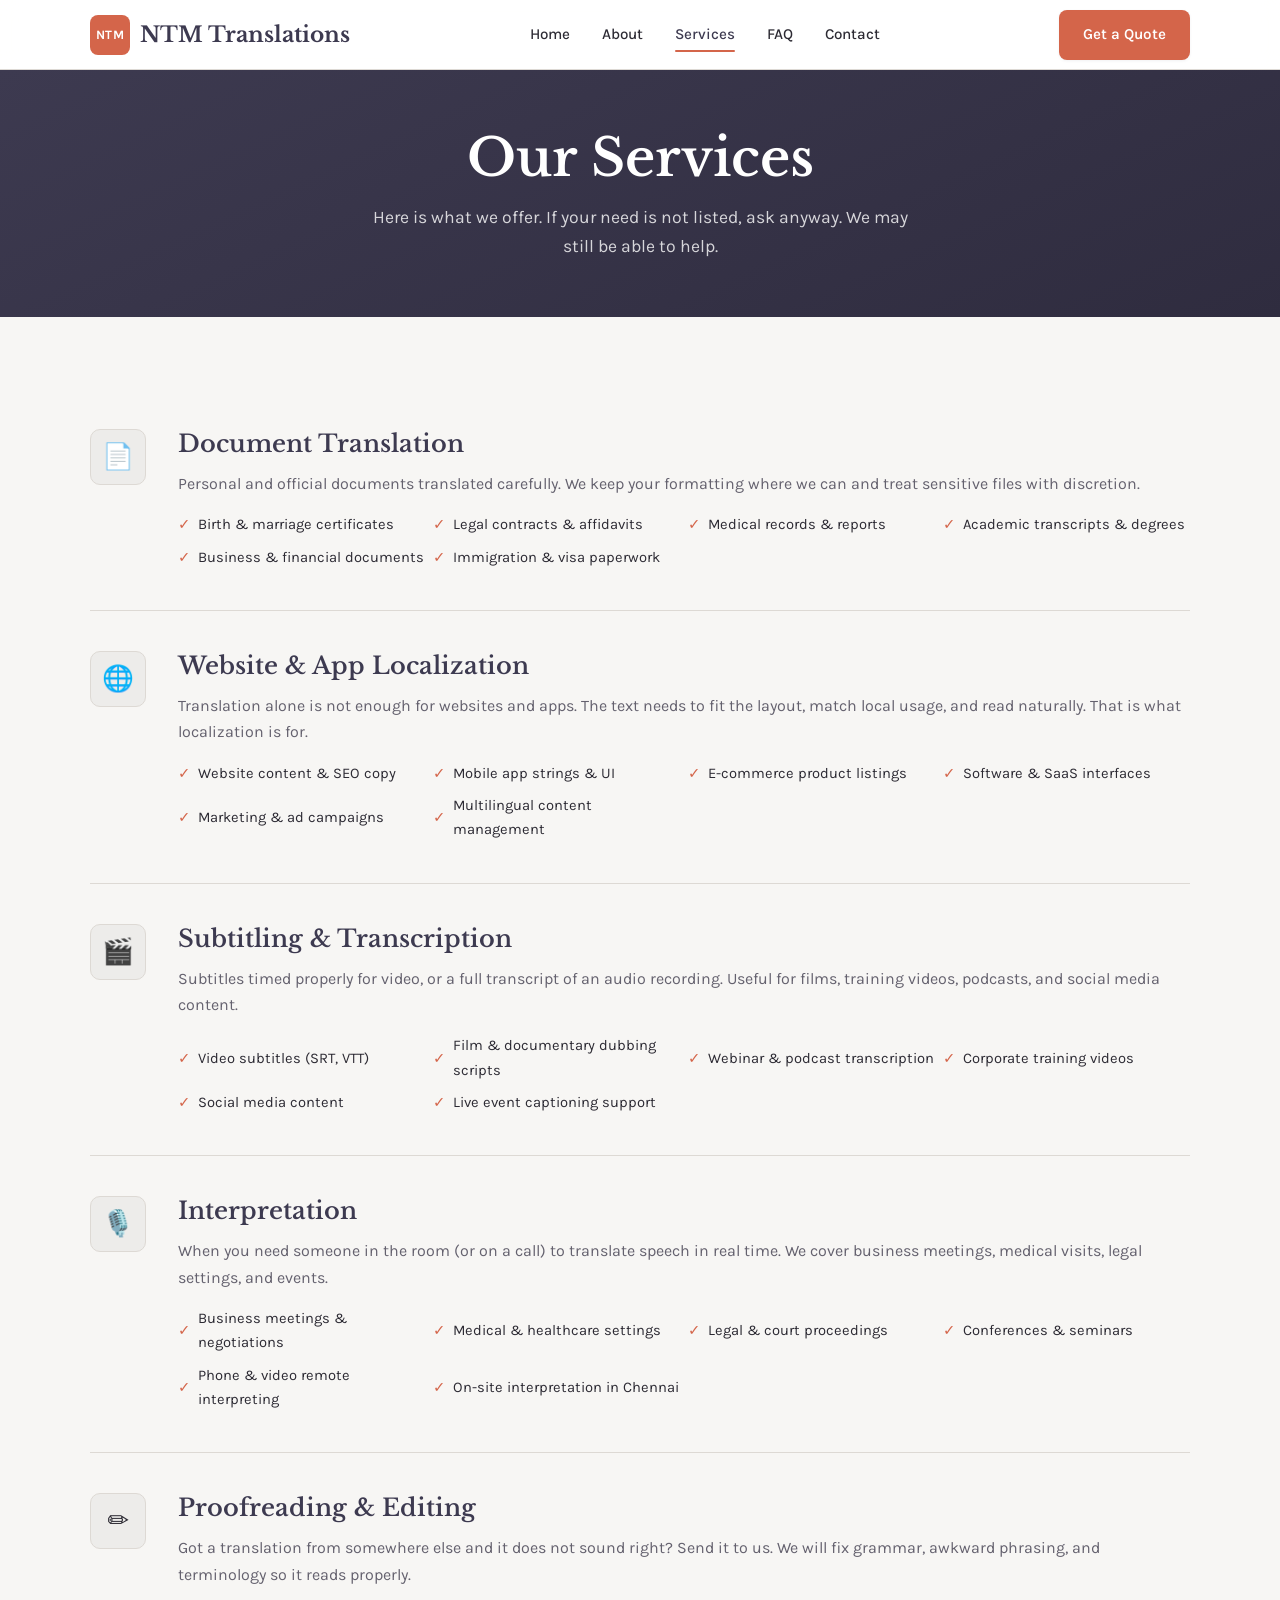
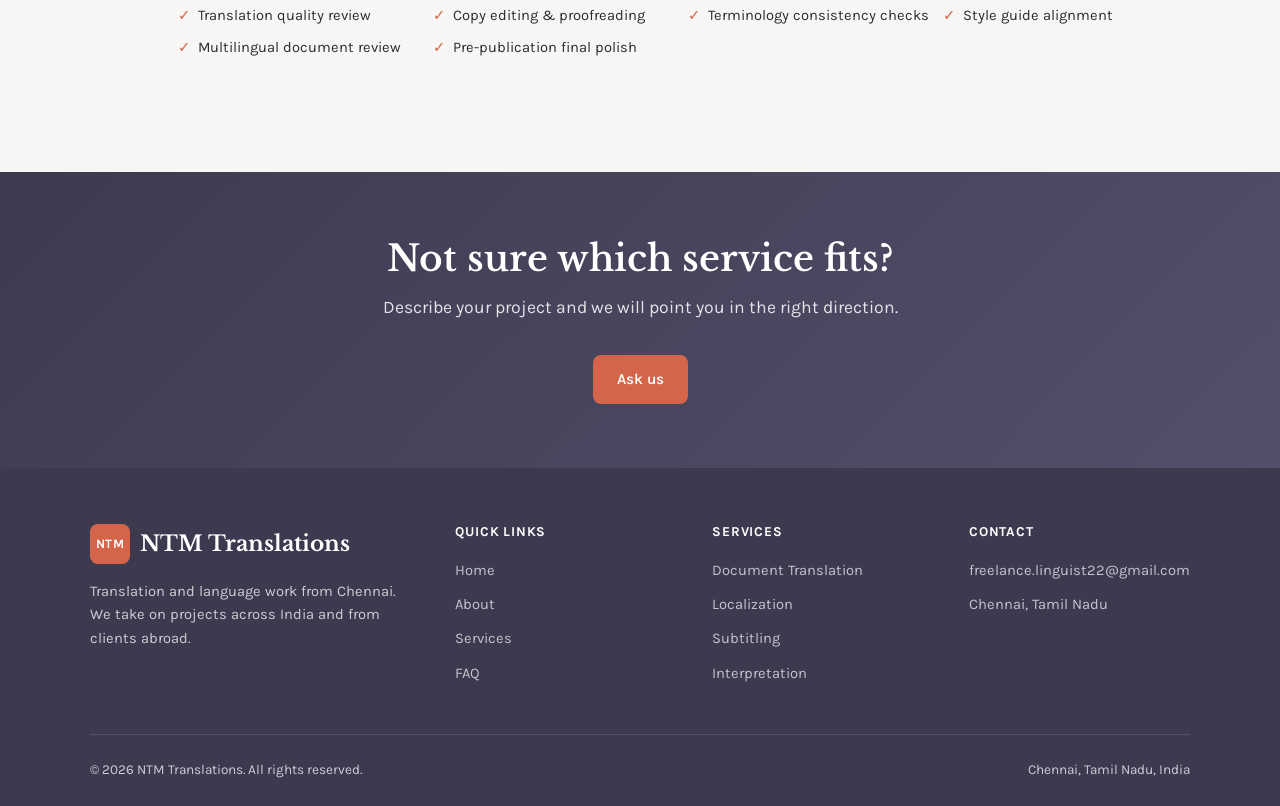
<file: services.html>
<!DOCTYPE html>
<html lang="en">
<head>
  <meta charset="UTF-8">
  <meta name="viewport" content="width=device-width, initial-scale=1.0">
  <meta name="description" content="Translation services from NTM Translations in Chennai: documents, websites, subtitles, interpretation, and proofreading.">
  <title>Services | NTM Translations</title>
  <link rel="preconnect" href="https://fonts.googleapis.com">
  <link rel="preconnect" href="https://fonts.gstatic.com" crossorigin>
  <link href="https://fonts.googleapis.com/css2?family=Karla:wght@400;500;600;700&family=Libre+Baskerville:wght@600;700&display=swap" rel="stylesheet">
  <link rel="stylesheet" href="css/styles.css">
</head>
<body>

  <header class="site-header">
    <div class="container header-inner">
      <a href="index.html" class="logo">
        <span class="logo-mark">NTM</span>
        NTM Translations
      </a>
      <nav class="nav-desktop" aria-label="Main navigation">
        <a href="index.html">Home</a>
        <a href="about.html">About</a>
        <a href="services.html" class="active">Services</a>
        <a href="faq.html">FAQ</a>
        <a href="contact.html">Contact</a>
      </nav>
      <a href="contact.html" class="btn btn-primary nav-desktop">Get a Quote</a>
      <button class="nav-toggle" aria-label="Open menu" aria-expanded="false">☰</button>
    </div>
    <nav class="nav-mobile" aria-label="Mobile navigation">
      <a href="index.html">Home</a>
      <a href="about.html">About</a>
      <a href="services.html" class="active">Services</a>
      <a href="faq.html">FAQ</a>
      <a href="contact.html">Contact</a>
      <a href="contact.html" class="btn btn-primary" style="margin-top: 1rem;">Get a Quote</a>
    </nav>
  </header>

  <main>
    <section class="page-hero">
      <div class="container">
        <h1>Our Services</h1>
        <p>Here is what we offer. If your need is not listed, ask anyway. We may still be able to help.</p>
      </div>
    </section>

    <section>
      <div class="container">
        <article class="service-block" id="document">
          <div class="card-icon">📄</div>
          <div>
            <h2>Document Translation</h2>
            <p>
              Personal and official documents translated carefully. We keep your formatting where we can and treat sensitive files with discretion.
            </p>
            <ul class="service-list">
              <li>Birth & marriage certificates</li>
              <li>Legal contracts & affidavits</li>
              <li>Medical records & reports</li>
              <li>Academic transcripts & degrees</li>
              <li>Business & financial documents</li>
              <li>Immigration & visa paperwork</li>
            </ul>
          </div>
        </article>

        <article class="service-block" id="localization">
          <div class="card-icon">🌐</div>
          <div>
            <h2>Website & App Localization</h2>
            <p>
              Translation alone is not enough for websites and apps. The text needs to fit the layout, match local usage, and read naturally. That is what localization is for.
            </p>
            <ul class="service-list">
              <li>Website content & SEO copy</li>
              <li>Mobile app strings & UI</li>
              <li>E-commerce product listings</li>
              <li>Software & SaaS interfaces</li>
              <li>Marketing & ad campaigns</li>
              <li>Multilingual content management</li>
            </ul>
          </div>
        </article>

        <article class="service-block" id="subtitling">
          <div class="card-icon">🎬</div>
          <div>
            <h2>Subtitling & Transcription</h2>
            <p>
              Subtitles timed properly for video, or a full transcript of an audio recording. Useful for films, training videos, podcasts, and social media content.
            </p>
            <ul class="service-list">
              <li>Video subtitles (SRT, VTT)</li>
              <li>Film & documentary dubbing scripts</li>
              <li>Webinar & podcast transcription</li>
              <li>Corporate training videos</li>
              <li>Social media content</li>
              <li>Live event captioning support</li>
            </ul>
          </div>
        </article>

        <article class="service-block" id="interpretation">
          <div class="card-icon">🎙️</div>
          <div>
            <h2>Interpretation</h2>
            <p>
              When you need someone in the room (or on a call) to translate speech in real time. We cover business meetings, medical visits, legal settings, and events.
            </p>
            <ul class="service-list">
              <li>Business meetings & negotiations</li>
              <li>Medical & healthcare settings</li>
              <li>Legal & court proceedings</li>
              <li>Conferences & seminars</li>
              <li>Phone & video remote interpreting</li>
              <li>On-site interpretation in Chennai</li>
            </ul>
          </div>
        </article>

        <article class="service-block" id="proofreading">
          <div class="card-icon">✏️</div>
          <div>
            <h2>Proofreading & Editing</h2>
            <p>
              Got a translation from somewhere else and it does not sound right? Send it to us. We will fix grammar, awkward phrasing, and terminology so it reads properly.
            </p>
            <ul class="service-list">
              <li>Translation quality review</li>
              <li>Copy editing & proofreading</li>
              <li>Terminology consistency checks</li>
              <li>Style guide alignment</li>
              <li>Multilingual document review</li>
              <li>Pre-publication final polish</li>
            </ul>
          </div>
        </article>
      </div>
    </section>

    <section class="cta-band">
      <div class="container">
        <h2>Not sure which service fits?</h2>
        <p>Describe your project and we will point you in the right direction.</p>
        <a href="contact.html" class="btn btn-primary">Ask us</a>
      </div>
    </section>
  </main>

  <footer class="site-footer">
    <div class="container">
      <div class="footer-grid">
        <div class="footer-brand">
          <a href="index.html" class="logo">
            <span class="logo-mark">NTM</span>
            NTM Translations
          </a>
          <p>Translation and language work from Chennai. We take on projects across India and from clients abroad.</p>
        </div>
        <div class="footer-col">
          <h4>Quick Links</h4>
          <ul>
            <li><a href="index.html">Home</a></li>
            <li><a href="about.html">About</a></li>
            <li><a href="services.html">Services</a></li>
            <li><a href="faq.html">FAQ</a></li>
          </ul>
        </div>
        <div class="footer-col">
          <h4>Services</h4>
          <ul>
            <li><a href="services.html#document">Document Translation</a></li>
            <li><a href="services.html#localization">Localization</a></li>
            <li><a href="services.html#subtitling">Subtitling</a></li>
            <li><a href="services.html#interpretation">Interpretation</a></li>
          </ul>
        </div>
        <div class="footer-col">
          <h4>Contact</h4>
          <ul>
            <li><a href="mailto:freelance.linguist22@gmail.com">freelance.linguist22@gmail.com</a></li>
            <li><a href="contact.html">Chennai, Tamil Nadu</a></li>
          </ul>
        </div>
      </div>
      <div class="footer-bottom">
        <span>© 2026 NTM Translations. All rights reserved.</span>
        <span>Chennai, Tamil Nadu, India</span>
      </div>
    </div>
  </footer>

  <script src="js/main.js"></script>
</body>
</html>
</file>
<file: css/styles.css>
/* NTM Translations */
:root {
  --color-primary: #3d3a50;
  --color-primary-light: #524f6a;
  --color-accent: #d4654a;
  --color-accent-hover: #bf553c;
  --color-bg: #f7f6f4;
  --color-bg-alt: #edecea;
  --color-surface: #ffffff;
  --color-text: #2c2a33;
  --color-text-muted: #64616e;
  --color-border: #ddd9d4;
  --font-display: "Libre Baskerville", Georgia, serif;
  --font-body: "Karla", system-ui, sans-serif;
  --shadow-sm: 0 1px 3px rgba(61, 58, 80, 0.07);
  --shadow-md: 0 4px 18px rgba(61, 58, 80, 0.09);
  --shadow-lg: 0 10px 36px rgba(61, 58, 80, 0.12);
  --radius: 10px;
  --radius-lg: 16px;
  --max-width: 1100px;
  --header-height: 70px;
}

*, *::before, *::after {
  box-sizing: border-box;
  margin: 0;
  padding: 0;
}

html {
  scroll-behavior: smooth;
}

body {
  font-family: var(--font-body);
  font-size: 1rem;
  line-height: 1.65;
  color: var(--color-text);
  background: var(--color-bg);
  -webkit-font-smoothing: antialiased;
}

img {
  max-width: 100%;
  height: auto;
  display: block;
}

a {
  color: var(--color-primary);
  text-decoration: none;
  transition: color 0.2s;
}

a:hover {
  color: var(--color-accent);
}

h1, h2, h3, h4 {
  font-family: var(--font-display);
  font-weight: 600;
  line-height: 1.25;
  color: var(--color-primary);
}

h1 { font-size: clamp(2.25rem, 5vw, 3.25rem); }
h2 { font-size: clamp(1.75rem, 3.5vw, 2.25rem); }
h3 { font-size: 1.35rem; }

p + p { margin-top: 1rem; }

.container {
  width: min(100% - 2rem, var(--max-width));
  margin-inline: auto;
}

/* Header */
.site-header {
  position: sticky;
  top: 0;
  z-index: 100;
  background: rgba(255, 255, 255, 0.92);
  backdrop-filter: blur(12px);
  border-bottom: 1px solid var(--color-border);
  height: var(--header-height);
}

.header-inner {
  display: flex;
  align-items: center;
  justify-content: space-between;
  height: var(--header-height);
}

.logo {
  display: flex;
  align-items: center;
  gap: 0.65rem;
  font-family: var(--font-display);
  font-size: 1.35rem;
  font-weight: 700;
  color: var(--color-primary);
}

.logo-mark {
  width: 40px;
  height: 40px;
  background: var(--color-accent);
  border-radius: 8px;
  display: flex;
  align-items: center;
  justify-content: center;
  color: #fff;
  font-family: var(--font-body);
  font-size: 0.8rem;
  font-weight: 700;
  letter-spacing: 0.02em;
}

.nav-desktop {
  display: flex;
  align-items: center;
  gap: 2rem;
}

.nav-desktop a {
  font-size: 0.95rem;
  font-weight: 500;
  color: var(--color-text);
}

.nav-desktop a.active,
.nav-desktop a:hover {
  color: var(--color-primary);
}

.nav-desktop a.active {
  position: relative;
}

.nav-desktop a.active::after {
  content: "";
  position: absolute;
  bottom: -4px;
  left: 0;
  right: 0;
  height: 2px;
  background: var(--color-accent);
  border-radius: 1px;
}

.btn {
  display: inline-flex;
  align-items: center;
  justify-content: center;
  gap: 0.5rem;
  padding: 0.75rem 1.5rem;
  font-family: var(--font-body);
  font-size: 0.95rem;
  font-weight: 600;
  border-radius: 8px;
  border: none;
  cursor: pointer;
  transition: transform 0.15s, box-shadow 0.2s, background 0.2s;
}

.btn:hover {
  transform: translateY(-1px);
}

.btn-primary {
  background: var(--color-accent);
  color: #fff;
  box-shadow: var(--shadow-sm);
}

.btn-primary:hover {
  background: var(--color-accent-hover);
  color: #fff;
  box-shadow: var(--shadow-md);
}

.btn-outline {
  background: transparent;
  color: var(--color-primary);
  border: 2px solid var(--color-primary);
}

.btn-outline:hover {
  background: var(--color-primary);
  color: white;
}

.nav-toggle {
  display: none;
  background: none;
  border: none;
  cursor: pointer;
  padding: 0.5rem;
  color: var(--color-primary);
}

.nav-mobile {
  display: none;
  position: fixed;
  inset: var(--header-height) 0 0 0;
  background: var(--color-surface);
  padding: 1.5rem;
  flex-direction: column;
  gap: 0.25rem;
  border-top: 1px solid var(--color-border);
  z-index: 99;
}

.nav-mobile.open {
  display: flex;
}

.nav-mobile a {
  padding: 0.85rem 1rem;
  font-weight: 500;
  color: var(--color-text);
  border-radius: 8px;
}

.nav-mobile a:hover,
.nav-mobile a.active {
  background: var(--color-bg-alt);
  color: var(--color-primary);
}

/* Hero */
.hero {
  padding: 5rem 0 4.5rem;
  background: linear-gradient(155deg, var(--color-primary) 0%, #2f2c3f 60%, #252330 100%);
  color: white;
  position: relative;
  overflow: hidden;
}

.hero::before {
  content: "";
  position: absolute;
  inset: 0;
  background:
    radial-gradient(circle at 80% 15%, rgba(212, 101, 74, 0.18) 0%, transparent 42%),
    radial-gradient(circle at 15% 85%, rgba(255, 255, 255, 0.05) 0%, transparent 38%);
  pointer-events: none;
}

.hero-grid {
  display: grid;
  grid-template-columns: 1fr 1fr;
  gap: 3rem;
  align-items: center;
  position: relative;
}

.hero-content h1 {
  color: white;
  margin-bottom: 1.25rem;
}

.hero-content h1 span {
  color: var(--color-accent);
}

.hero-lead {
  font-size: 1.15rem;
  color: rgba(255, 255, 255, 0.85);
  margin-bottom: 2rem;
  max-width: 32rem;
}

.hero-actions {
  display: flex;
  flex-wrap: wrap;
  gap: 1rem;
}

.hero-actions .btn-outline {
  border-color: rgba(255, 255, 255, 0.5);
  color: white;
}

.hero-actions .btn-outline:hover {
  background: white;
  color: var(--color-primary);
  border-color: white;
}

.hero-visual {
  display: flex;
  justify-content: center;
}

.hero-card {
  background: rgba(255, 255, 255, 0.08);
  border: 1px solid rgba(255, 255, 255, 0.12);
  border-radius: var(--radius-lg);
  padding: 2rem;
  backdrop-filter: blur(8px);
  width: 100%;
  max-width: 380px;
}

.hero-card-stat {
  display: flex;
  align-items: baseline;
  gap: 0.5rem;
  margin-bottom: 1.5rem;
}

.hero-card-stat strong {
  font-family: var(--font-display);
  font-size: 2.5rem;
  color: var(--color-accent);
}

.hero-card-stat span {
  color: rgba(255, 255, 255, 0.7);
  font-size: 0.9rem;
}

.hero-lang-tags {
  display: flex;
  flex-wrap: wrap;
  gap: 0.5rem;
}

.lang-tag {
  background: rgba(255, 255, 255, 0.1);
  border: 1px solid rgba(255, 255, 255, 0.15);
  color: rgba(255, 255, 255, 0.9);
  padding: 0.35rem 0.75rem;
  border-radius: 999px;
  font-size: 0.8rem;
  font-weight: 500;
}

.hero-badge {
  display: inline-flex;
  align-items: center;
  gap: 0.5rem;
  background: rgba(212, 101, 74, 0.18);
  border: 1px solid rgba(212, 101, 74, 0.35);
  color: #f5b8a8;
  padding: 0.4rem 0.9rem;
  border-radius: 999px;
  font-size: 0.85rem;
  font-weight: 600;
  margin-bottom: 1.25rem;
}

/* Sections */
section {
  padding: 4.5rem 0;
}

.section-header {
  text-align: center;
  max-width: 640px;
  margin: 0 auto 3rem;
}

.section-header p {
  color: var(--color-text-muted);
  margin-top: 0.75rem;
  font-size: 1.05rem;
}

.section-label {
  display: inline-block;
  font-size: 0.8rem;
  font-weight: 700;
  letter-spacing: 0.08em;
  text-transform: uppercase;
  color: var(--color-accent);
  margin-bottom: 0.5rem;
}

.bg-alt {
  background: var(--color-bg-alt);
}

/* Cards grid */
.cards-grid {
  display: grid;
  grid-template-columns: repeat(auto-fit, minmax(280px, 1fr));
  gap: 1.5rem;
}

.card {
  background: var(--color-surface);
  border-radius: var(--radius);
  padding: 2rem;
  border: 1px solid var(--color-border);
  box-shadow: var(--shadow-sm);
  transition: box-shadow 0.25s, transform 0.25s;
}

.card:hover {
  box-shadow: var(--shadow-md);
  transform: translateY(-3px);
}

.card-icon {
  width: 48px;
  height: 48px;
  background: var(--color-bg-alt);
  border: 1px solid var(--color-border);
  border-radius: 10px;
  display: flex;
  align-items: center;
  justify-content: center;
  font-size: 1.35rem;
  margin-bottom: 1.25rem;
}

.card h3 {
  margin-bottom: 0.65rem;
}

.card p {
  color: var(--color-text-muted);
  font-size: 0.95rem;
}

.card-link {
  display: inline-flex;
  align-items: center;
  gap: 0.35rem;
  margin-top: 1.25rem;
  font-weight: 600;
  font-size: 0.9rem;
}

/* Why us */
.features-grid {
  display: grid;
  grid-template-columns: repeat(auto-fit, minmax(240px, 1fr));
  gap: 2rem;
}

.feature-item {
  text-align: center;
  padding: 1.5rem;
}

.feature-number {
  font-family: var(--font-display);
  font-size: 2rem;
  color: var(--color-accent);
  margin-bottom: 0.5rem;
}

.feature-item h3 {
  margin-bottom: 0.5rem;
  font-size: 1.15rem;
}

.feature-item p {
  color: var(--color-text-muted);
  font-size: 0.92rem;
}

/* Languages section */
.languages-grid {
  display: flex;
  flex-wrap: wrap;
  justify-content: center;
  gap: 0.75rem;
}

.language-pill {
  background: var(--color-surface);
  border: 1px solid var(--color-border);
  padding: 0.6rem 1.25rem;
  border-radius: 999px;
  font-weight: 500;
  font-size: 0.9rem;
  color: var(--color-primary);
  box-shadow: var(--shadow-sm);
}

/* CTA band */
.cta-band {
  background: linear-gradient(135deg, var(--color-primary), var(--color-primary-light));
  color: white;
  padding: 4rem 0;
  text-align: center;
}

.cta-band h2 {
  color: white;
  margin-bottom: 0.75rem;
}

.cta-band p {
  color: rgba(255, 255, 255, 0.85);
  margin-bottom: 2rem;
  font-size: 1.1rem;
}

/* Page hero (inner pages) */
.page-hero {
  background: linear-gradient(155deg, var(--color-primary) 0%, #2f2c3f 100%);
  color: white;
  padding: 3.5rem 0;
  text-align: center;
}

.page-hero h1 {
  color: white;
  margin-bottom: 0.75rem;
}

.page-hero p {
  color: rgba(255, 255, 255, 0.8);
  font-size: 1.1rem;
  max-width: 560px;
  margin: 0 auto;
}

/* About */
.about-grid {
  display: grid;
  grid-template-columns: 1fr 1fr;
  gap: 3rem;
  align-items: start;
}

.about-content h2 {
  margin-bottom: 1rem;
}

.about-content p {
  color: var(--color-text-muted);
}

.values-list {
  list-style: none;
  margin-top: 2rem;
}

.values-list li {
  display: flex;
  gap: 1rem;
  padding: 1.25rem 0;
  border-bottom: 1px solid var(--color-border);
}

.values-list li:last-child {
  border-bottom: none;
}

.value-icon {
  flex-shrink: 0;
  width: 36px;
  height: 36px;
  background: var(--color-bg-alt);
  border-radius: 8px;
  display: flex;
  align-items: center;
  justify-content: center;
  font-size: 1.1rem;
}

.values-list strong {
  display: block;
  color: var(--color-primary);
  margin-bottom: 0.25rem;
}

.values-list span {
  color: var(--color-text-muted);
  font-size: 0.92rem;
}

.about-sidebar {
  background: var(--color-surface);
  border-radius: var(--radius-lg);
  padding: 2rem;
  border: 1px solid var(--color-border);
  box-shadow: var(--shadow-md);
}

.about-sidebar h3 {
  margin-bottom: 1.25rem;
}

.detail-row {
  display: flex;
  gap: 0.75rem;
  padding: 0.85rem 0;
  border-bottom: 1px solid var(--color-border);
  font-size: 0.95rem;
}

.detail-row:last-child {
  border-bottom: none;
}

.detail-row .label {
  font-weight: 600;
  color: var(--color-primary);
  min-width: 90px;
}

.detail-row .value {
  color: var(--color-text-muted);
}

/* Services detail */
.service-block {
  display: grid;
  grid-template-columns: auto 1fr;
  gap: 2rem;
  padding: 2.5rem 0;
  border-bottom: 1px solid var(--color-border);
}

.service-block:last-child {
  border-bottom: none;
}

.service-block .card-icon {
  width: 56px;
  height: 56px;
  font-size: 1.6rem;
}

.service-block h2 {
  font-size: 1.5rem;
  margin-bottom: 0.75rem;
}

.service-block p {
  color: var(--color-text-muted);
}

.service-list {
  margin-top: 1rem;
  list-style: none;
  display: grid;
  grid-template-columns: repeat(auto-fit, minmax(200px, 1fr));
  gap: 0.5rem;
}

.service-list li {
  display: flex;
  align-items: center;
  gap: 0.5rem;
  font-size: 0.92rem;
  color: var(--color-text);
}

.service-list li::before {
  content: "✓";
  color: var(--color-accent);
  font-weight: 700;
}

/* Contact */
.contact-grid {
  display: grid;
  grid-template-columns: 1fr 1.2fr;
  gap: 3rem;
  align-items: start;
}

.contact-info h2 {
  margin-bottom: 1rem;
}

.contact-info > p {
  color: var(--color-text-muted);
  margin-bottom: 2rem;
}

.contact-details {
  list-style: none;
}

.contact-details li {
  display: flex;
  gap: 1rem;
  padding: 1rem 0;
  border-bottom: 1px solid var(--color-border);
}

.contact-details .icon {
  width: 44px;
  height: 44px;
  background: var(--color-bg-alt);
  border-radius: 10px;
  display: flex;
  align-items: center;
  justify-content: center;
  font-size: 0.75rem;
  font-weight: 700;
  color: var(--color-primary);
  flex-shrink: 0;
  letter-spacing: 0.02em;
}

.contact-details strong {
  display: block;
  color: var(--color-primary);
  margin-bottom: 0.15rem;
}

.contact-details span,
.contact-details a {
  color: var(--color-text-muted);
  font-size: 0.95rem;
}

.contact-form-wrap {
  background: var(--color-surface);
  border-radius: var(--radius-lg);
  padding: 2.5rem;
  border: 1px solid var(--color-border);
  box-shadow: var(--shadow-md);
}

.contact-form-wrap h3 {
  margin-bottom: 1.5rem;
}

.form-group {
  margin-bottom: 1.25rem;
}

.form-group label {
  display: block;
  font-weight: 600;
  font-size: 0.9rem;
  margin-bottom: 0.4rem;
  color: var(--color-primary);
}

.form-group input,
.form-group select,
.form-group textarea {
  width: 100%;
  padding: 0.75rem 1rem;
  border: 1px solid var(--color-border);
  border-radius: 8px;
  font-family: var(--font-body);
  font-size: 0.95rem;
  background: var(--color-bg);
  transition: border-color 0.2s, box-shadow 0.2s;
}

.form-group input:focus,
.form-group select:focus,
.form-group textarea:focus {
  outline: none;
  border-color: var(--color-primary);
  box-shadow: 0 0 0 3px rgba(13, 59, 76, 0.1);
}

.form-group textarea {
  min-height: 140px;
  resize: vertical;
}

.form-row {
  display: grid;
  grid-template-columns: 1fr 1fr;
  gap: 1rem;
}

.form-note {
  font-size: 0.85rem;
  color: var(--color-text-muted);
  margin-top: 1rem;
}

/* FAQ */
.faq-list {
  max-width: 760px;
  margin: 0 auto;
}

.faq-item {
  background: var(--color-surface);
  border: 1px solid var(--color-border);
  border-radius: var(--radius);
  margin-bottom: 0.75rem;
  overflow: hidden;
}

.faq-question {
  width: 100%;
  display: flex;
  align-items: center;
  justify-content: space-between;
  gap: 1rem;
  padding: 1.25rem 1.5rem;
  background: none;
  border: none;
  cursor: pointer;
  font-family: var(--font-body);
  font-size: 1rem;
  font-weight: 600;
  color: var(--color-primary);
  text-align: left;
}

.faq-question:hover {
  background: var(--color-bg-alt);
}

.faq-icon {
  flex-shrink: 0;
  width: 28px;
  height: 28px;
  border-radius: 50%;
  background: var(--color-bg-alt);
  display: flex;
  align-items: center;
  justify-content: center;
  font-size: 1.1rem;
  transition: transform 0.25s;
}

.faq-item.open .faq-icon {
  transform: rotate(45deg);
}

.faq-answer {
  max-height: 0;
  overflow: hidden;
  transition: max-height 0.35s ease;
}

.faq-item.open .faq-answer {
  max-height: 300px;
}

.faq-answer-inner {
  padding: 0 1.5rem 1.25rem;
  color: var(--color-text-muted);
  font-size: 0.95rem;
}

/* Footer */
.site-footer {
  background: var(--color-primary);
  color: rgba(255, 255, 255, 0.75);
  padding: 3.5rem 0 1.5rem;
}

.footer-grid {
  display: grid;
  grid-template-columns: 1.5fr 1fr 1fr 1fr;
  gap: 2.5rem;
  margin-bottom: 2.5rem;
}

.footer-brand .logo {
  color: white;
  margin-bottom: 1rem;
}

.footer-brand p {
  font-size: 0.92rem;
  line-height: 1.6;
}

.footer-col h4 {
  color: white;
  font-family: var(--font-body);
  font-size: 0.85rem;
  font-weight: 700;
  letter-spacing: 0.06em;
  text-transform: uppercase;
  margin-bottom: 1rem;
}

.footer-col ul {
  list-style: none;
}

.footer-col li {
  margin-bottom: 0.5rem;
}

.footer-col a {
  color: rgba(255, 255, 255, 0.7);
  font-size: 0.92rem;
}

.footer-col a:hover {
  color: var(--color-accent);
}

.footer-bottom {
  border-top: 1px solid rgba(255, 255, 255, 0.12);
  padding-top: 1.5rem;
  display: flex;
  flex-wrap: wrap;
  justify-content: space-between;
  gap: 1rem;
  font-size: 0.85rem;
}

/* Responsive */
@media (max-width: 900px) {
  .hero-grid,
  .about-grid,
  .contact-grid,
  .footer-grid {
    grid-template-columns: 1fr;
  }

  .hero-visual {
    order: -1;
  }

  .hero-card {
    max-width: 100%;
  }

  .footer-grid {
    grid-template-columns: 1fr 1fr;
  }
}

@media (max-width: 640px) {
  .nav-desktop {
    display: none;
  }

  .nav-toggle {
    display: block;
  }

  .hero {
    padding: 3.5rem 0 3rem;
  }

  .hero-actions {
    flex-direction: column;
  }

  .hero-actions .btn {
    width: 100%;
  }

  .form-row {
    grid-template-columns: 1fr;
  }

  .service-block {
    grid-template-columns: 1fr;
    gap: 1rem;
  }

  .footer-grid {
    grid-template-columns: 1fr;
  }
}
</file>
